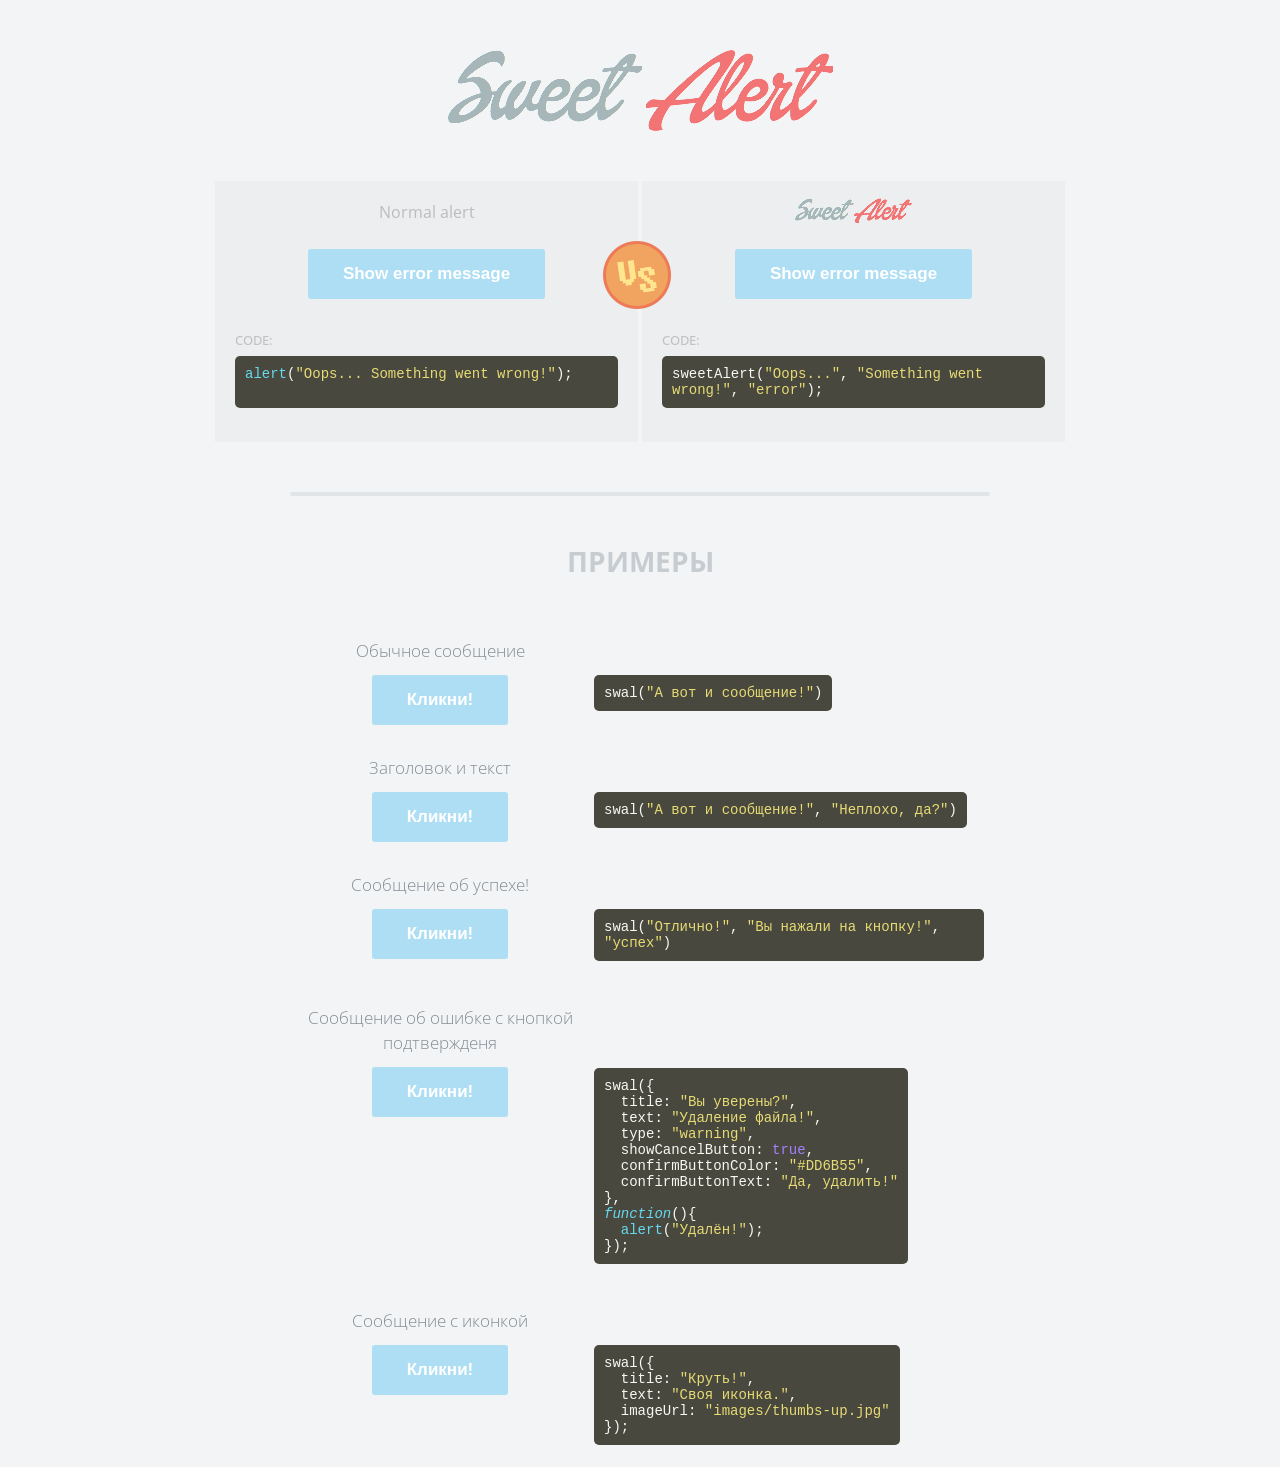
<file: docs/sweet/index.html>
<!DOCTYPE HTML>

<html>

<head>
  <meta charset="utf-8">
  <meta http-equiv="Content-Type" content="text/html; charset=UTF-8" />
  <meta name="viewport" content="width=device-width, initial-scale=1.0, maximum-scale=1.0, user-scalable=0" />
  <title>SweetAlert</title>

  <link rel="stylesheet" type="text/css" href="./example.css">

  <!-- This is what you need -->
  <script src="sweet-alert.js"></script>
  <link rel="stylesheet" type="text/css" href="sweet-alert.css">
  <!--.......................-->

</head>

<body>

<h1>Sweet Alert</h1>

<div class="showcase normal">
	<h4>Normal alert</h4>
	<button>Show error message</button>

	<h5>Code:</h5>
	<pre><span class="func">alert</span>(<span class="str">"Oops... Something went wrong!"</span>);

	</pre>

	<div class="vs-icon"></div>
</div>

<div class="showcase sweet">
	<h4>Sweet Alert</h4>
	<button>Show error message</button>

	<h5>Code:</h5>
	<pre>sweetAlert(<span class="str">"Oops..."</span>, <span class="str">"Something went wrong!"</span>, <span class="str">"error"</span>);</pre>
</div>


<!-- Examples -->
<h3>Примеры</h3>

<ul class="examples">

	<li class="message">
		<div class="ui">
			<p>Обычное сообщение</p>
			<button>Кликни!</button>
		</div>
		<pre>swal(<span class="str">"А вот и сообщение!"</span>)</pre>
	</li>

	<li class="title-text">
		<div class="ui">
			<p>Заголовок и текст</p>
			<button>Кликни!</button>
		</div>
		<pre>swal(<span class="str">"А вот и сообщение!"</span>, <span class="str">"Неплохо, да?"</span>)</pre>
	</li>

	<li class="success">
		<div class="ui">
			<p>Сообщение об успехе!</p>
			<button>Кликни!</button>
		</div>
		<pre>swal(<span class="str">"Отлично!"</span>, <span class="str">"Вы нажали на кнопку!"</span>, <span class="str">"успех"</span>)</pre>
	</li>

	<li class="warning">
		<div class="ui">
			<p>Сообщение об ошибке с кнопкой подтвержденя</p>
			<button>Кликни!</button>
		</div>
		<pre>swal({
&nbsp;&nbsp;title: <span class="str">"Вы уверены?"</span>,
&nbsp;&nbsp;text: <span class="str">"Удаление файла!"</span>,
&nbsp;&nbsp;type: <span class="str">"warning"</span>,
&nbsp;&nbsp;showCancelButton: <span class="val">true</span>,
&nbsp;&nbsp;confirmButtonColor: <span class="str">"#DD6B55"</span>,
&nbsp;&nbsp;confirmButtonText: <span class="str">"Да, удалить!"</span>
},
<span class="func"><i>function</i></span>(){
&nbsp;&nbsp;<span class="func">alert</span>(<span class="str">"Удалён!"</span>);
});</pre>
	</li>

	<li class="custom-icon">
		<div class="ui">
			<p>Сообщение с иконкой</p>
			<button>Кликни!</button>
		</div>
		<pre>swal({
&nbsp;&nbsp;title: <span class="str">"Круть!"</span>,
&nbsp;&nbsp;text: <span class="str">"Своя иконка."</span>,
&nbsp;&nbsp;imageUrl: <span class="str">"images/thumbs-up.jpg"</span>
});</pre>
	</li>

</ul>




<script>
document.querySelector('.showcase.normal button').onclick = function(){
	alert("Oops... Something went wrong!");
};

document.querySelector('.showcase.sweet button').onclick = function(){
	swal("Oops...", "Something went wrong!", "error");
};

document.querySelector('ul.examples li.message button').onclick = function(){
	swal("Here's a message!");
};

document.querySelector('ul.examples li.title-text button').onclick = function(){
	swal("Here's a message!", "It's pretty, isn't it?")
};

document.querySelector('ul.examples li.success button').onclick = function(){
	swal("Good job!", "You clicked the button!", "success");
};

document.querySelector('ul.examples li.warning button').onclick = function(){
	swal({
		title: "Are you sure?",
		text: "You will not be able to recover this imaginary file!",
		type: "warning",
		showCancelButton: true,
		confirmButtonColor: '#DD6B55',
		confirmButtonText: 'Yes, delete it!'
	},
	function(){
		alert("Deleted!");
	});
};

document.querySelector('ul.examples li.custom-icon button').onclick = function(){
	swal({
		title: "Sweet!",
		text: "Here's a custom image.",
		imageUrl: 'images/thumbs-up.jpg'
	});
};

</script>



</body>

</html>
</file>
<file: docs/sweet/example.css>
@import url(http://fonts.googleapis.com/css?family=Open+Sans:400,600,700,300);
@import url(http://fonts.googleapis.com/css?family=Open+Sans+Condensed:700);
body {
  background-color: #f2f4f6;
  font-family: 'Open Sans', sans-serif;
  text-align: center; }

h1 {
  background-image: url("images/logo_big.png");
  background-image: -webkit-image-set(url("images/logo_big.png") 1x, url("images/logo_big@2x.png") 2x);
  width: 385px;
  height: 81px;
  text-indent: -9999px;
  white-space: nowrap;
  margin: 50px auto; }
  @media all and (max-width: 420px) {
    h1 {
      width: 300px;
      background-size: contain;
      background-repeat: no-repeat;
      background-position: center; } }
  @media all and (max-width: 330px) {
    h1 {
      width: 250px; } }

h2 {
  font-size: 20px;
  color: #A9B2BC;
  line-height: 25px;
  text-transform: uppercase;
  font-weight: 300;
  text-align: center;
  display: block; }

h3 {
  font-size: 28px;
  color: #C7CCD1;
  text-transform: uppercase;
  font-family: 'Open Sans Condensed', sans-serif;
  margin-top: 100px;
  text-align: center;
  position: relative; }
  h3#download-section {
    margin-top: 50px;
    padding-top: 40px; }
  h3::after {
    content: "";
    background-color: #e2e5e8;
    height: 4px;
    width: 700px;
    left: 50%;
    margin-left: -350px;
    position: absolute;
    margin-top: -50px;
    border-radius: 2px; }
    @media all and (max-width: 740px) {
      h3::after {
        width: auto;
        left: 20px;
        right: 20px;
        margin-left: 0; } }

a {
  text-decoration: none; }

p {
  max-width: 826px;
  margin: 30px auto;
  font-size: 17px;
  font-weight: 300;
  color: #848D94;
  line-height: 25px;
  text-align: left; }
  p.center {
    text-align: center; }
  p strong {
    color: #8A8F94;
    font-weight: 600; }
  p a {
    color: #9ECADF;
    font-weight: 600; }
    p a:hover {
      text-decoration: underline; }
    p a.twitter {
      color: #5eaade; }
    p a.dribbble {
      color: #f26798; }
    p a.github {
      color: #323131; }

button, .button {
  background-color: #AEDEF4;
  color: white;
  border: none;
  box-shadow: none;
  font-size: 17px;
  font-weight: 500;
  font-weight: 600;
  border-radius: 3px;
  padding: 15px 35px;
  margin: 26px 5px 0 5px;
  cursor: pointer; }
  button:focus, .button:focus {
    outline: none; }
  button:hover, .button:hover {
    background-color: #a1d9f2; }
  button:active, .button:active {
    background-color: #81ccee; }
  button.cancel, .button.cancel {
    background-color: #D0D0D0; }
    button.cancel:hover, .button.cancel:hover {
      background-color: #c8c8c8; }
    button.cancel:active, .button.cancel:active {
      background-color: #b6b6b6; }
  button.download, .button.download {
    position: fixed;
    right: 30px;
    top: 0;
    background-color: rgba(255, 255, 255, 0.9);
    color: #ABCADA;
    font-weight: 500;
    text-transform: uppercase;
    z-index: 3; }
    @media all and (max-width: 1278px) {
      button.download, .button.download {
        display: none; } }

.center-container {
  max-width: 700px;
  margin: 70px auto; }

pre {
  background-color: #49483e;
  color: #f8f8f2;
  padding: 10px;
  border-radius: 5px;
  white-space: pre-line;
  text-align: left;
  font-size: 14px;
  max-width: 600px; }
  pre .str {
    color: #e6db74; }
  pre .func {
    color: #66d9ef; }
  pre .val {
    color: #a381ff; }
  pre .tag {
    color: #e92772; }
  pre .attr {
    color: #a6e22d; }

.showcase {
  background-color: #eceef0;
  padding: 20px;
  display: inline-block;
  width: 383px;
  vertical-align: top;
  position: relative; }
  @media all and (max-width: 865px) {
    .showcase {
      margin: 5px auto;
      padding: 46px 20px; } }
  @media all and (max-width: 440px) {
    .showcase {
      width: auto; } }
  .showcase h4 {
    font-size: 16px;
    color: #BCBCBC;
    line-height: 22px;
    margin: 0 auto;
    font-weight: 400; }
  .showcase.sweet h4 {
    width: 117px;
    height: 25px;
    margin-top: -3px;
    text-indent: -9999px;
    background-image: url("images/logo_small.png");
    background-image: -webkit-image-set(url("images/logo_small.png") 1x, url("images/logo_small@2x.png") 2x); }
  .showcase h5 {
    margin-bottom: -7px;
    text-align: left;
    font-weight: 500;
    text-transform: uppercase;
    color: #c2c2c2; }
  .showcase button {
    margin-bottom: 10px; }
  .showcase .vs-icon {
    background-image: url("images/vs_icon.png");
    background-image: -webkit-image-set(url("images/vs_icon.png") 1x, url("images/vs_icon@2x.png") 2x);
    width: 69px;
    height: 69px;
    position: absolute;
    right: -34px;
    top: 60px;
    z-index: 2; }
    @media all and (max-width: 865px) {
      .showcase .vs-icon {
        margin: 5px auto;
        right: auto;
        left: 50%;
        margin-left: -35px;
        top: auto;
        bottom: -35px; } }

ul.examples {
  list-style-type: none;
  width: 700px;
  margin: 0 auto;
  text-align: left;
  padding-left: 0; }
  @media all and (max-width: 758px) {
    ul.examples {
      width: auto; } }
  ul.examples li {
    padding-left: 0; }
  ul.examples .ui, ul.examples pre {
    display: inline-block;
    vertical-align: top; }
    @media all and (max-width: 758px) {
      ul.examples .ui, ul.examples pre {
        display: block;
        max-width: none;
        margin: 0 auto; } }
  ul.examples .ui {
    width: 300px;
    text-align: center; }
    ul.examples .ui button {
      margin-top: 12px; }
    ul.examples .ui p {
      text-align: center;
      margin-bottom: 0; }
  ul.examples pre {
    max-width: 370px;
    margin-top: 67px; }
    @media all and (max-width: 758px) {
      ul.examples pre {
        margin-top: 16px !important;
        margin-bottom: 60px; } }
  ul.examples .warning pre {
    margin-top: 93px; }

ol {
  max-width: 700px;
  margin: 70px auto;
  list-style-position: inside;
  padding-left: 0; }
  ol li {
    color: #A7ADB2; }
    ol li p {
      margin-bottom: 10px; }

table {
  width: 700px;
  font-size: 14px;
  color: #8a8f94;
  margin: 10px auto;
  text-align: left;
  border-collapse: collapse; }
  @media all and (max-width: 750px) {
    table {
      width: auto;
      margin: 10px 20px; } }
  table th {
    background-color: white;
    padding: 9px;
    color: #acb9be;
    font-weight: 400;
    text-align: center;
    position: relative; }
    table th .border-left, table th .border-right {
      position: absolute;
      background-color: white;
      border-radius: 50%;
      top: 0;
      left: -17px;
      width: 37px;
      height: 37px; }
    table th .border-right {
      left: auto;
      right: -17px; }
    @media all and (max-width: 750px) {
      table th:nth-child(2) {
        display: none; } }
  table td {
    padding: 10px 20px;
    vertical-align: top; }
    table td:first-child {
      padding-left: 0px; }
    table td:last-child {
      padding-right: 0px; }
    @media all and (max-width: 750px) {
      table td:nth-child(2) {
        display: none; } }
    @media all and (max-width: 360px) {
      table td {
        padding: 10px 4px; }
        table td b {
          font-size: 13px; } }

footer {
  margin-top: 100px;
  padding-bottom: 30px;
  color: #9A999F;
  display: inline-block;
  position: relative;
  color: gray;
  font-weight: 400;
  color: #93a1aa;
  font-weight: 300; }
  footer .te-logo {
    text-indent: -99999px;
    background-size: contain;
    background-repeat: no-repeat;
    background-position: center center;
    height: 16px;
    width: 16px;
    display: inline-block;
    margin-right: 5px;
    background-image: url("images/te-logo-small.svg");
    position: absolute;
    left: -22px;
    top: 3px; }
</file>
<file: docs/sweet/sweet-alert.css>
@import url(//fonts.googleapis.com/css?family=Open+Sans:400,600,700,300);
.sweet-overlay {
  background-color: rgba(0, 0, 0, 0.4);
  position: fixed;
  left: 0;
  right: 0;
  top: 0;
  bottom: 0;
  display: none;
  z-index: 1000; }

.sweet-alert {
  background-color: white;
  font-family: 'Open Sans', sans-serif;
  width: 478px;
  padding: 17px;
  border-radius: 5px;
  text-align: center;
  position: fixed;
  left: 50%;
  top: 50%;
  margin-left: -256px;
  margin-top: -200px;
  overflow: hidden;
  display: none;
  z-index: 2000; }
  @media all and (max-width: 540px) {
    .sweet-alert {
      width: auto;
      margin-left: 0;
      margin-right: 0;
      left: 15px;
      right: 15px; } }
  .sweet-alert h2 {
    color: #575757;
    font-size: 30px;
    text-align: center;
    font-weight: 600;
    text-transform: none;
    position: relative; }
  .sweet-alert p {
    color: #797979;
    font-size: 16px;
    text-align: center;
    font-weight: 300;
    position: relative;
    margin: 0;
    line-height: normal; }
  .sweet-alert button {
    background-color: #AEDEF4;
    color: white;
    border: none;
    box-shadow: none;
    font-size: 17px;
    font-weight: 500;
    border-radius: 5px;
    padding: 10px 32px;
    margin: 26px 5px 0 5px;
    cursor: pointer; }
    .sweet-alert button:focus {
      outline: none;
      box-shadow: 0 0 2px rgba(128, 179, 235, 0.5), inset 0 0 0 1px rgba(0, 0, 0, 0.05); }
    .sweet-alert button:hover {
      background-color: #a1d9f2; }
    .sweet-alert button:active {
      background-color: #81ccee; }
    .sweet-alert button.cancel {
      background-color: #D0D0D0; }
      .sweet-alert button.cancel:hover {
        background-color: #c8c8c8; }
      .sweet-alert button.cancel:active {
        background-color: #b6b6b6; }
      .sweet-alert button.cancel:focus {
        box-shadow: rgba(197, 205, 211, 0.8) 0px 0px 2px, rgba(0, 0, 0, 0.0470588) 0px 0px 0px 1px inset !important; }
  .sweet-alert[data-has-cancel-button=false] button {
    box-shadow: none !important; }
  .sweet-alert .icon {
    width: 80px;
    height: 80px;
    border: 4px solid gray;
    border-radius: 50%;
    margin: 20px auto;
    position: relative;
    box-sizing: content-box; }
    .sweet-alert .icon.error {
      border-color: #F27474; }
      .sweet-alert .icon.error .x-mark {
        position: relative;
        display: block; }
      .sweet-alert .icon.error .line {
        position: absolute;
        height: 5px;
        width: 47px;
        background-color: #F27474;
        display: block;
        top: 37px;
        border-radius: 2px; }
        .sweet-alert .icon.error .line.left {
          -webkit-transform: rotate(45deg);
          transform: rotate(45deg);
          left: 17px; }
        .sweet-alert .icon.error .line.right {
          -webkit-transform: rotate(-45deg);
          transform: rotate(-45deg);
          right: 16px; }
    .sweet-alert .icon.warning {
      border-color: #F8BB86; }
      .sweet-alert .icon.warning .body {
        position: absolute;
        width: 5px;
        height: 47px;
        left: 50%;
        top: 10px;
        border-radius: 2px;
        margin-left: -2px;
        background-color: #F8BB86; }
      .sweet-alert .icon.warning .dot {
        position: absolute;
        width: 7px;
        height: 7px;
        border-radius: 50%;
        margin-left: -3px;
        left: 50%;
        bottom: 10px;
        background-color: #F8BB86; }
    .sweet-alert .icon.info {
      border-color: #C9DAE1; }
      .sweet-alert .icon.info::before {
        content: "";
        position: absolute;
        width: 5px;
        height: 29px;
        left: 50%;
        bottom: 17px;
        border-radius: 2px;
        margin-left: -2px;
        background-color: #C9DAE1; }
      .sweet-alert .icon.info::after {
        content: "";
        position: absolute;
        width: 7px;
        height: 7px;
        border-radius: 50%;
        margin-left: -3px;
        top: 19px;
        background-color: #C9DAE1; }
    .sweet-alert .icon.success {
      border-color: #A5DC86; }
      .sweet-alert .icon.success::before, .sweet-alert .icon.success::after {
        content: '';
        border-radius: 50%;
        position: absolute;
        width: 60px;
        height: 120px;
        background: white;
        transform: rotate(45deg); }
      .sweet-alert .icon.success::before {
        border-radius: 120px 0 0 120px;
        top: -7px;
        left: -33px;
        -webkit-transform: rotate(-45deg);
        transform: rotate(-45deg);
        -webkit-transform-origin: 60px 60px;
        transform-origin: 60px 60px; }
      .sweet-alert .icon.success::after {
        border-radius: 0 120px 120px 0;
        top: -11px;
        left: 30px;
        -webkit-transform: rotate(-45deg);
        transform: rotate(-45deg);
        -webkit-transform-origin: 0px 60px;
        transform-origin: 0px 60px; }
      .sweet-alert .icon.success .placeholder {
        width: 80px;
        height: 80px;
        border: 4px solid rgba(165, 220, 134, 0.2);
        border-radius: 50%;
        box-sizing: content-box;
        position: absolute;
        left: -4px;
        top: -4px;
        z-index: 2; }
      .sweet-alert .icon.success .fix {
        width: 5px;
        height: 90px;
        background-color: white;
        position: absolute;
        left: 28px;
        top: 8px;
        z-index: 1;
        -webkit-transform: rotate(-45deg);
        transform: rotate(-45deg); }
      .sweet-alert .icon.success .line {
        height: 5px;
        background-color: #A5DC86;
        display: block;
        border-radius: 2px;
        position: absolute;
        z-index: 2; }
        .sweet-alert .icon.success .line.tip {
          width: 25px;
          left: 14px;
          top: 46px;
          -webkit-transform: rotate(45deg);
          transform: rotate(45deg); }
        .sweet-alert .icon.success .line.long {
          width: 47px;
          right: 8px;
          top: 38px;
          -webkit-transform: rotate(-45deg);
          transform: rotate(-45deg); }
    .sweet-alert .icon.custom {
      background-size: contain;
      border-radius: 0;
      border: none;
      background-position: center center;
      background-repeat: no-repeat; }

/*
 * Animations
 */
@-webkit-keyframes showSweetAlert {
  0% {
    transform: scale(0.7);
    -webkit-transform: scale(0.7); }
  45% {
    transform: scale(1.05);
    -webkit-transform: scale(1.05); }
  80% {
    transform: scale(0.95);
    -webkit-tranform: scale(0.95); }
  100% {
    transform: scale(1);
    -webkit-transform: scale(1); } }
@-moz-keyframes showSweetAlert {
  0% {
    transform: scale(0.7);
    -webkit-transform: scale(0.7); }
  45% {
    transform: scale(1.05);
    -webkit-transform: scale(1.05); }
  80% {
    transform: scale(0.95);
    -webkit-tranform: scale(0.95); }
  100% {
    transform: scale(1);
    -webkit-transform: scale(1); } }
@keyframes showSweetAlert {
  0% {
    transform: scale(0.7);
    -webkit-transform: scale(0.7); }
  45% {
    transform: scale(1.05);
    -webkit-transform: scale(1.05); }
  80% {
    transform: scale(0.95);
    -webkit-tranform: scale(0.95); }
  100% {
    transform: scale(1);
    -webkit-transform: scale(1); } }
@-webkit-keyframes hideSweetAlert {
  0% {
    transform: scale(1);
    -webkit-transform: scale(1); }
  100% {
    transform: scale(0.5);
    -webkit-transform: scale(0.5); } }
@-moz-keyframes hideSweetAlert {
  0% {
    transform: scale(1);
    -webkit-transform: scale(1); }
  100% {
    transform: scale(0.5);
    -webkit-transform: scale(0.5); } }
@keyframes hideSweetAlert {
  0% {
    transform: scale(1);
    -webkit-transform: scale(1); }
  100% {
    transform: scale(0.5);
    -webkit-transform: scale(0.5); } }
.showSweetAlert {
  -webkit-animation: showSweetAlert 0.3s;
  -moz-animation: showSweetAlert 0.3s;
  animation: showSweetAlert 0.3s; }

.hideSweetAlert {
  -webkit-animation: hideSweetAlert 0.2s;
  -moz-animation: hideSweetAlert 0.2s;
  animation: hideSweetAlert 0.2s; }

@-webkit-keyframes animateSuccessTip {
  0% {
    width: 0;
    left: 1px;
    top: 19px; }
  54% {
    width: 0;
    left: 1px;
    top: 19px; }
  70% {
    width: 50px;
    left: -8px;
    top: 37px; }
  84% {
    width: 17px;
    left: 21px;
    top: 48px; }
  100% {
    width: 25px;
    left: 14px;
    top: 45px; } }
@-moz-keyframes animateSuccessTip {
  0% {
    width: 0;
    left: 1px;
    top: 19px; }
  54% {
    width: 0;
    left: 1px;
    top: 19px; }
  70% {
    width: 50px;
    left: -8px;
    top: 37px; }
  84% {
    width: 17px;
    left: 21px;
    top: 48px; }
  100% {
    width: 25px;
    left: 14px;
    top: 45px; } }
@keyframes animateSuccessTip {
  0% {
    width: 0;
    left: 1px;
    top: 19px; }
  54% {
    width: 0;
    left: 1px;
    top: 19px; }
  70% {
    width: 50px;
    left: -8px;
    top: 37px; }
  84% {
    width: 17px;
    left: 21px;
    top: 48px; }
  100% {
    width: 25px;
    left: 14px;
    top: 45px; } }
@-webkit-keyframes animateSuccessLong {
  0% {
    width: 0;
    right: 46px;
    top: 54px; }
  65% {
    width: 0;
    right: 46px;
    top: 54px; }
  84% {
    width: 55px;
    right: 0px;
    top: 35px; }
  100% {
    width: 47px;
    right: 8px;
    top: 38px; } }
@-moz-keyframes animateSuccessLong {
  0% {
    width: 0;
    right: 46px;
    top: 54px; }
  65% {
    width: 0;
    right: 46px;
    top: 54px; }
  84% {
    width: 55px;
    right: 0px;
    top: 35px; }
  100% {
    width: 47px;
    right: 8px;
    top: 38px; } }
@keyframes animateSuccessLong {
  0% {
    width: 0;
    right: 46px;
    top: 54px; }
  65% {
    width: 0;
    right: 46px;
    top: 54px; }
  84% {
    width: 55px;
    right: 0px;
    top: 35px; }
  100% {
    width: 47px;
    right: 8px;
    top: 38px; } }
@-webkit-keyframes rotatePlaceholder {
  0% {
    transform: rotate(-45deg);
    -webkit-transform: rotate(-45deg); }
  5% {
    transform: rotate(-45deg);
    -webkit-transform: rotate(-45deg); }
  12% {
    transform: rotate(-405deg);
    -webkit-transform: rotate(-405deg); }
  100% {
    transform: rotate(-405deg);
    -webkit-transform: rotate(-405deg); } }
@-moz-keyframes rotatePlaceholder {
  0% {
    transform: rotate(-45deg);
    -webkit-transform: rotate(-45deg); }
  5% {
    transform: rotate(-45deg);
    -webkit-transform: rotate(-45deg); }
  12% {
    transform: rotate(-405deg);
    -webkit-transform: rotate(-405deg); }
  100% {
    transform: rotate(-405deg);
    -webkit-transform: rotate(-405deg); } }
@keyframes rotatePlaceholder {
  0% {
    transform: rotate(-45deg);
    -webkit-transform: rotate(-45deg); }
  5% {
    transform: rotate(-45deg);
    -webkit-transform: rotate(-45deg); }
  12% {
    transform: rotate(-405deg);
    -webkit-transform: rotate(-405deg); }
  100% {
    transform: rotate(-405deg);
    -webkit-transform: rotate(-405deg); } }
.animateSuccessTip {
  -webkit-animation: animateSuccessTip 0.75s;
  -moz-animation: animateSuccessTip 0.75s;
  animation: animateSuccessTip 0.75s; }

.animateSuccessLong {
  -webkit-animation: animateSuccessLong 0.75s;
  -moz-animation: animateSuccessLong 0.75s;
  animation: animateSuccessLong 0.75s; }

.icon.success.animate::after {
  -webkit-animation: rotatePlaceholder 4.25s ease-in;
  -moz-animation: rotatePlaceholder 4.25s ease-in;
  animation: rotatePlaceholder 4.25s ease-in; }

@-webkit-keyframes animateErrorIcon {
  0% {
    transform: rotateX(100deg);
    -webkit-transform: rotateX(100deg);
    opacity: 0; }
  100% {
    transform: rotateX(0deg);
    -webkit-transform: rotateX(0deg);
    opacity: 1; } }
@-moz-keyframes animateErrorIcon {
  0% {
    transform: rotateX(100deg);
    -webkit-transform: rotateX(100deg);
    opacity: 0; }
  100% {
    transform: rotateX(0deg);
    -webkit-transform: rotateX(0deg);
    opacity: 1; } }
@keyframes animateErrorIcon {
  0% {
    transform: rotateX(100deg);
    -webkit-transform: rotateX(100deg);
    opacity: 0; }
  100% {
    transform: rotateX(0deg);
    -webkit-transform: rotateX(0deg);
    opacity: 1; } }
.animateErrorIcon {
  -webkit-animation: animateErrorIcon 0.5s;
  -moz-animation: animateErrorIcon 0.5s;
  animation: animateErrorIcon 0.5s; }

@-webkit-keyframes animateXMark {
  0% {
    transform: scale(0.4);
    -webkit-transform: scale(0.4);
    margin-top: 26px;
    opacity: 0; }
  50% {
    transform: scale(0.4);
    -webkit-transform: scale(0.4);
    margin-top: 26px;
    opacity: 0; }
  80% {
    transform: scale(1.15);
    -webkit-transform: scale(1.15);
    margin-top: -6px; }
  100% {
    transform: scale(1);
    -webkit-transform: scale(1);
    margin-top: 0;
    opacity: 1; } }
@-moz-keyframes animateXMark {
  0% {
    transform: scale(0.4);
    -webkit-transform: scale(0.4);
    margin-top: 26px;
    opacity: 0; }
  50% {
    transform: scale(0.4);
    -webkit-transform: scale(0.4);
    margin-top: 26px;
    opacity: 0; }
  80% {
    transform: scale(1.15);
    -webkit-transform: scale(1.15);
    margin-top: -6px; }
  100% {
    transform: scale(1);
    -webkit-transform: scale(1);
    margin-top: 0;
    opacity: 1; } }
@keyframes animateXMark {
  0% {
    transform: scale(0.4);
    -webkit-transform: scale(0.4);
    margin-top: 26px;
    opacity: 0; }
  50% {
    transform: scale(0.4);
    -webkit-transform: scale(0.4);
    margin-top: 26px;
    opacity: 0; }
  80% {
    transform: scale(1.15);
    -webkit-transform: scale(1.15);
    margin-top: -6px; }
  100% {
    transform: scale(1);
    -webkit-transform: scale(1);
    margin-top: 0;
    opacity: 1; } }
.animateXMark {
  -webkit-animation: animateXMark 0.5s;
  -moz-animation: animateXMark 0.5s;
  animation: animateXMark 0.5s; }

/*@include keyframes(simpleRotate) {
	0%		{ transform: rotateY(0deg);    }
  100% 	{ transform: rotateY(-360deg); }
}
.simpleRotate {
	@include animation('simpleRotate 0.75s');
}*/
@-webkit-keyframes pulseWarning {
  0% {
    border-color: #F8D486; }
  100% {
    border-color: #F8BB86; } }
@-moz-keyframes pulseWarning {
  0% {
    border-color: #F8D486; }
  100% {
    border-color: #F8BB86; } }
@keyframes pulseWarning {
  0% {
    border-color: #F8D486; }
  100% {
    border-color: #F8BB86; } }
.pulseWarning {
  -webkit-animation: pulseWarning 0.75s infinite alternate;
  -moz-animation: pulseWarning 0.75s infinite alternate;
  animation: pulseWarning 0.75s infinite alternate; }

@-webkit-keyframes pulseWarningIns {
  0% {
    background-color: #F8D486; }
  100% {
    background-color: #F8BB86; } }
@-moz-keyframes pulseWarningIns {
  0% {
    background-color: #F8D486; }
  100% {
    background-color: #F8BB86; } }
@keyframes pulseWarningIns {
  0% {
    background-color: #F8D486; }
  100% {
    background-color: #F8BB86; } }
.pulseWarningIns {
  -webkit-animation: pulseWarningIns 0.75s infinite alternate;
  -moz-animation: pulseWarningIns 0.75s infinite alternate;
  animation: pulseWarningIns 0.75s infinite alternate; }
</file>
